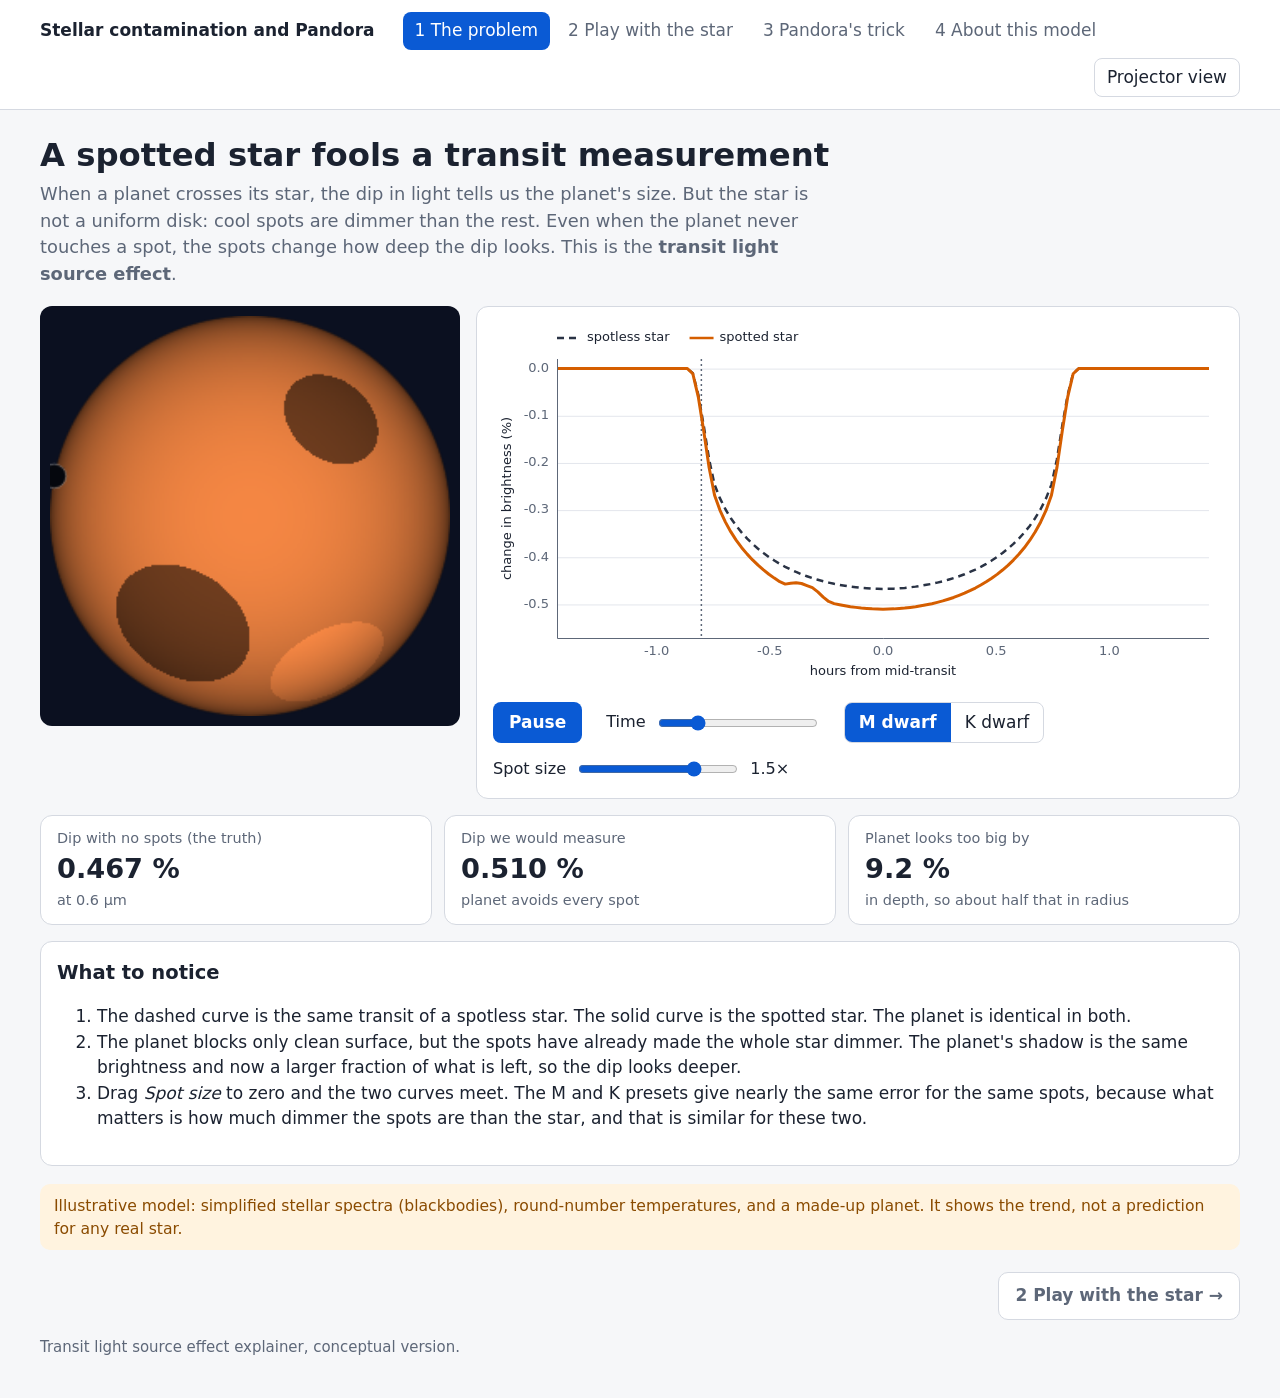
<file: site/index.html>
<!doctype html>
<html lang="en">
<head>
<meta charset="utf-8">
<meta name="viewport" content="width=device-width, initial-scale=1">
<title>The problem: a spotted star fools a transit</title>
<link rel="icon" href="data:,">
<link rel="stylesheet" href="css/style.css">
</head>
<body>
<a class="skip" href="#main">Skip to the content</a>
<header class="site"><div class="wrap">
  <span class="brand">Stellar contamination and Pandora</span>
  <nav aria-label="Pages"><ul>
    <li><a href="index.html" aria-current="page">1 The problem</a></li>
    <li><a href="star.html">2 Play with the star</a></li>
    <li><a href="pandora.html">3 Pandora's trick</a></li>
    <li><a href="about.html">4 About this model</a></li>
  </ul></nav>
  <button type="button" class="ghost proj" id="proj" aria-pressed="false">Projector view</button>
</div></header>

<main class="wrap" id="main">
  <h1>A spotted star fools a transit measurement</h1>
  <p class="lede">When a planet crosses its star, the dip in light tells us the planet's size. But the star is not a uniform disk: cool spots are dimmer than the rest. Even when the planet never touches a spot, the spots change how deep the dip looks. This is the <strong>transit light source effect</strong>.</p>

  <div class="grid-2">
    <div class="sky"><canvas id="star" width="241" height="241" role="img" aria-label="The star with its spots, and the planet crossing it"></canvas></div>
    <div class="card">
      <canvas id="lc" class="chart" role="img" aria-label="Light curves of the transit with and without spots"></canvas>
      <div class="controls">
        <button id="play" class="primary" type="button">Pause</button>
        <label>Time <input id="time" type="range" min="-1" max="1" step="0.001" value="-1" aria-label="Time through the transit"></label>
        <span class="seg" role="group" aria-label="Star type">
          <button type="button" data-star="M" aria-pressed="true">M dwarf</button>
          <button type="button" data-star="K" aria-pressed="false">K dwarf</button>
        </span>
        <label>Spot size <input id="size" type="range" min="0" max="2" step="0.05" value="1.5" aria-label="Spot size, as a multiple of the default"><output id="sizeOut">1.5×</output></label>
      </div>
    </div>
  </div>

  <div class="stat-row" style="margin-top:16px" aria-live="polite">
    <div class="stat"><div class="k">Dip with no spots (the truth)</div><div class="v" id="dClean">–</div><div class="n">at 0.6 µm</div></div>
    <div class="stat"><div class="k">Dip we would measure</div><div class="v" id="dSpot">–</div><div class="n">planet avoids every spot</div></div>
    <div class="stat"><div class="k">Planet looks too big by</div><div class="v" id="dOver">–</div><div class="n">in depth, so about half that in radius</div></div>
  </div>

  <div class="card">
    <h2>What to notice</h2>
    <ol>
      <li>The dashed curve is the same transit of a spotless star. The solid curve is the spotted star. The planet is identical in both.</li>
      <li>The planet blocks only clean surface, but the spots have already made the whole star dimmer. The planet's shadow is the same brightness and now a larger fraction of what is left, so the dip looks deeper.</li>
      <li>Drag <em>Spot size</em> to zero and the two curves meet. The M and K presets give nearly the same error for the same spots, because what matters is how much dimmer the spots are than the star, and that is similar for these two. </li>
    </ol>
  </div>

  <p class="note">Illustrative model: simplified stellar spectra (blackbodies), round-number temperatures, and a made-up planet. It shows the trend, not a prediction for any real star.</p>
  <nav class="pager" aria-label="Previous and next page">
    <span class="spacer"></span>
    <a href="star.html" rel="next">2 Play with the star →</a>
  </nav>
</main>
<footer class="site"><div class="wrap">Transit light source effect explainer, conceptual version.</div></footer>

<script src="js/model.js"></script>
<script src="js/presets.js"></script>
<script src="js/plots.js"></script>
<script src="js/starview.js"></script>
<script src="js/page1.js"></script>
<script src="js/chrome.js"></script>
</body>
</html>
</file>
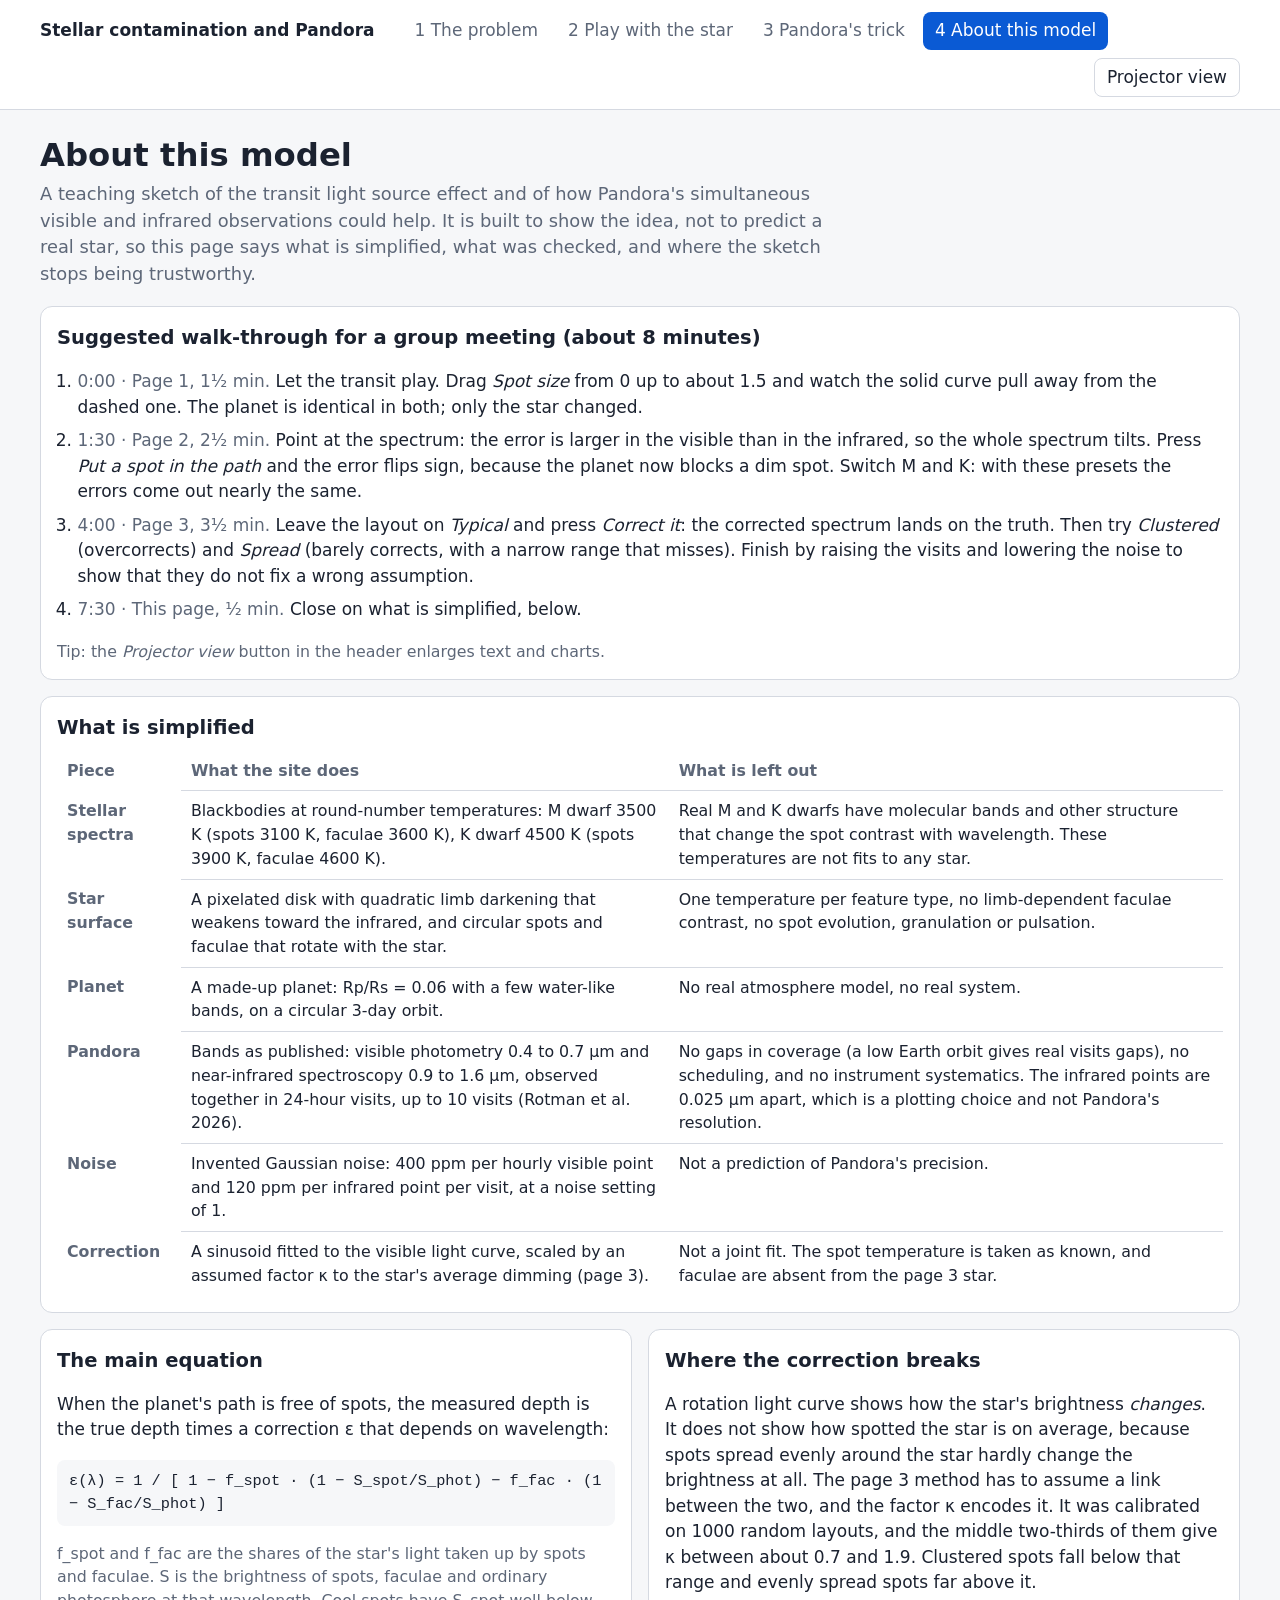
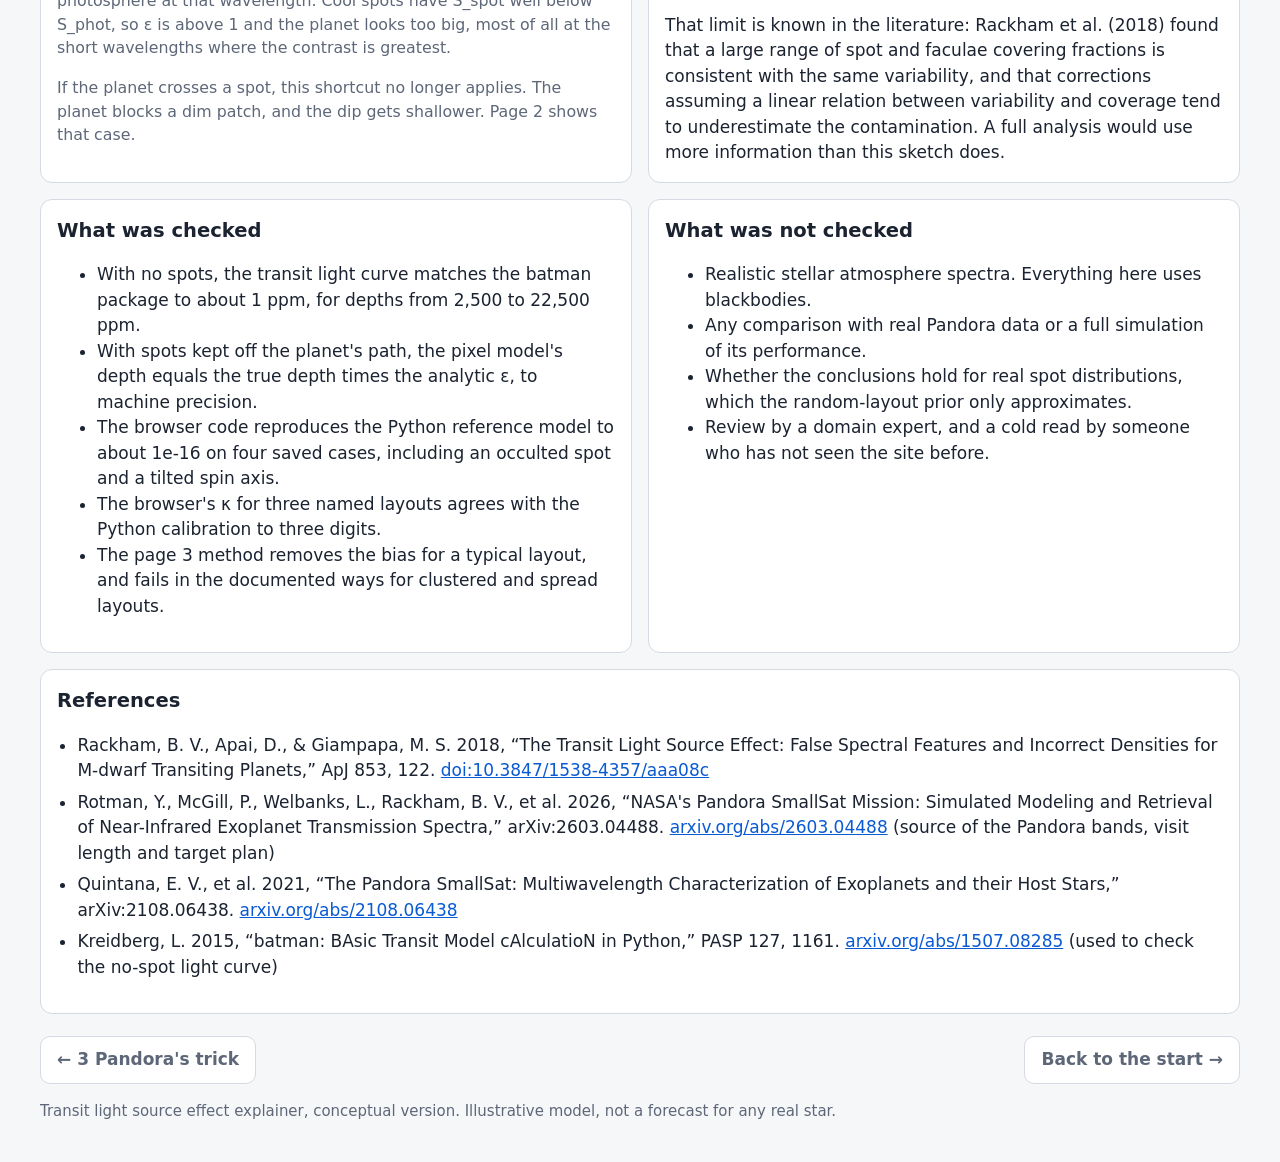
<file: site/about.html>
<!doctype html>
<html lang="en">
<head>
<meta charset="utf-8">
<meta name="viewport" content="width=device-width, initial-scale=1">
<title>About this model</title>
<link rel="icon" href="data:,">
<link rel="stylesheet" href="css/style.css">
</head>
<body>
<a class="skip" href="#main">Skip to the content</a>
<header class="site"><div class="wrap">
  <span class="brand">Stellar contamination and Pandora</span>
  <nav aria-label="Pages"><ul>
    <li><a href="index.html">1 The problem</a></li>
    <li><a href="star.html">2 Play with the star</a></li>
    <li><a href="pandora.html">3 Pandora's trick</a></li>
    <li><a href="about.html" aria-current="page">4 About this model</a></li>
  </ul></nav>
  <button type="button" class="ghost proj" id="proj" aria-pressed="false">Projector view</button>
</div></header>

<main class="wrap" id="main">
  <h1>About this model</h1>
  <p class="lede">A teaching sketch of the transit light source effect and of how Pandora's simultaneous visible and infrared observations could help. It is built to show the idea, not to predict a real star, so this page says what is simplified, what was checked, and where the sketch stops being trustworthy.</p>

  <section class="card" aria-labelledby="walk">
    <h2 id="walk">Suggested walk-through for a group meeting (about 8 minutes)</h2>
    <ol class="steps">
      <li><span class="time">0:00 · Page 1, 1½ min.</span> Let the transit play. Drag <em>Spot size</em> from 0 up to about 1.5 and watch the solid curve pull away from the dashed one. The planet is identical in both; only the star changed.</li>
      <li><span class="time">1:30 · Page 2, 2½ min.</span> Point at the spectrum: the error is larger in the visible than in the infrared, so the whole spectrum tilts. Press <em>Put a spot in the path</em> and the error flips sign, because the planet now blocks a dim spot. Switch M and K: with these presets the errors come out nearly the same.</li>
      <li><span class="time">4:00 · Page 3, 3½ min.</span> Leave the layout on <em>Typical</em> and press <em>Correct it</em>: the corrected spectrum lands on the truth. Then try <em>Clustered</em> (overcorrects) and <em>Spread</em> (barely corrects, with a narrow range that misses). Finish by raising the visits and lowering the noise to show that they do not fix a wrong assumption.</li>
      <li><span class="time">7:30 · This page, ½ min.</span> Close on what is simplified, below.</li>
    </ol>
    <p style="color:var(--muted);font-size:.93rem;margin-bottom:0">Tip: the <em>Projector view</em> button in the header enlarges text and charts.</p>
  </section>

  <section class="card" style="margin-top:16px" aria-labelledby="simple">
    <h2 id="simple">What is simplified</h2>
    <table class="plain">
      <thead><tr><th scope="col">Piece</th><th scope="col">What the site does</th><th scope="col">What is left out</th></tr></thead>
      <tbody>
        <tr><th scope="row">Stellar spectra</th><td>Blackbodies at round-number temperatures: M dwarf 3500 K (spots 3100 K, faculae 3600 K), K dwarf 4500 K (spots 3900 K, faculae 4600 K).</td><td>Real M and K dwarfs have molecular bands and other structure that change the spot contrast with wavelength. These temperatures are not fits to any star.</td></tr>
        <tr><th scope="row">Star surface</th><td>A pixelated disk with quadratic limb darkening that weakens toward the infrared, and circular spots and faculae that rotate with the star.</td><td>One temperature per feature type, no limb-dependent faculae contrast, no spot evolution, granulation or pulsation.</td></tr>
        <tr><th scope="row">Planet</th><td>A made-up planet: Rp/Rs = 0.06 with a few water-like bands, on a circular 3-day orbit.</td><td>No real atmosphere model, no real system.</td></tr>
        <tr><th scope="row">Pandora</th><td>Bands as published: visible photometry 0.4 to 0.7 µm and near-infrared spectroscopy 0.9 to 1.6 µm, observed together in 24-hour visits, up to 10 visits (Rotman et al. 2026).</td><td>No gaps in coverage (a low Earth orbit gives real visits gaps), no scheduling, and no instrument systematics. The infrared points are 0.025 µm apart, which is a plotting choice and not Pandora's resolution.</td></tr>
        <tr><th scope="row">Noise</th><td>Invented Gaussian noise: 400 ppm per hourly visible point and 120 ppm per infrared point per visit, at a noise setting of 1.</td><td>Not a prediction of Pandora's precision.</td></tr>
        <tr><th scope="row">Correction</th><td>A sinusoid fitted to the visible light curve, scaled by an assumed factor κ to the star's average dimming (page 3).</td><td>Not a joint fit. The spot temperature is taken as known, and faculae are absent from the page 3 star.</td></tr>
      </tbody>
    </table>
  </section>

  <div class="cols" style="margin-top:16px">
    <section class="card" aria-labelledby="eq">
      <h2 id="eq">The main equation</h2>
      <p>When the planet's path is free of spots, the measured depth is the true depth times a correction ε that depends on wavelength:</p>
      <div class="eq">ε(λ) = 1 / [ 1 − f_spot · (1 − S_spot/S_phot) − f_fac · (1 − S_fac/S_phot) ]</div>
      <p style="color:var(--muted);font-size:.93rem">f_spot and f_fac are the shares of the star's light taken up by spots and faculae. S is the brightness of spots, faculae and ordinary photosphere at that wavelength. Cool spots have S_spot well below S_phot, so ε is above 1 and the planet looks too big, most of all at the short wavelengths where the contrast is greatest.</p>
      <p style="color:var(--muted);font-size:.93rem;margin-bottom:0">If the planet crosses a spot, this shortcut no longer applies. The planet blocks a dim patch, and the dip gets shallower. Page 2 shows that case.</p>
    </section>
    <section class="card" aria-labelledby="where">
      <h2 id="where">Where the correction breaks</h2>
      <p>A rotation light curve shows how the star's brightness <em>changes</em>. It does not show how spotted the star is on average, because spots spread evenly around the star hardly change the brightness at all. The page 3 method has to assume a link between the two, and the factor κ encodes it. It was calibrated on 1000 random layouts, and the middle two-thirds of them give κ between about 0.7 and 1.9. Clustered spots fall below that range and evenly spread spots far above it.</p>
      <p style="margin-bottom:0">That limit is known in the literature: Rackham et al. (2018) found that a large range of spot and faculae covering fractions is consistent with the same variability, and that corrections assuming a linear relation between variability and coverage tend to underestimate the contamination. A full analysis would use more information than this sketch does.</p>
    </section>
  </div>

  <div class="cols" style="margin-top:16px">
    <section class="card" aria-labelledby="checked">
      <h2 id="checked">What was checked</h2>
      <ul>
        <li>With no spots, the transit light curve matches the batman package to about 1 ppm, for depths from 2,500 to 22,500 ppm.</li>
        <li>With spots kept off the planet's path, the pixel model's depth equals the true depth times the analytic ε, to machine precision.</li>
        <li>The browser code reproduces the Python reference model to about 1e-16 on four saved cases, including an occulted spot and a tilted spin axis.</li>
        <li>The browser's κ for three named layouts agrees with the Python calibration to three digits.</li>
        <li>The page 3 method removes the bias for a typical layout, and fails in the documented ways for clustered and spread layouts.</li>
      </ul>
    </section>
    <section class="card" aria-labelledby="notchecked">
      <h2 id="notchecked">What was not checked</h2>
      <ul>
        <li>Realistic stellar atmosphere spectra. Everything here uses blackbodies.</li>
        <li>Any comparison with real Pandora data or a full simulation of its performance.</li>
        <li>Whether the conclusions hold for real spot distributions, which the random-layout prior only approximates.</li>
        <li>Review by a domain expert, and a cold read by someone who has not seen the site before.</li>
      </ul>
    </section>
  </div>

  <section class="card" style="margin-top:16px" aria-labelledby="refs">
    <h2 id="refs">References</h2>
    <ul class="refs">
      <li>Rackham, B. V., Apai, D., &amp; Giampapa, M. S. 2018, “The Transit Light Source Effect: False Spectral Features and Incorrect Densities for M-dwarf Transiting Planets,” ApJ 853, 122. <a href="https://iopscience.iop.org/article/10.3847/1538-4357/aaa08c" rel="noopener">doi:10.3847/1538-4357/aaa08c</a></li>
      <li>Rotman, Y., McGill, P., Welbanks, L., Rackham, B. V., et al. 2026, “NASA's Pandora SmallSat Mission: Simulated Modeling and Retrieval of Near-Infrared Exoplanet Transmission Spectra,” arXiv:2603.04488. <a href="https://arxiv.org/abs/2603.04488" rel="noopener">arxiv.org/abs/2603.04488</a> (source of the Pandora bands, visit length and target plan)</li>
      <li>Quintana, E. V., et al. 2021, “The Pandora SmallSat: Multiwavelength Characterization of Exoplanets and their Host Stars,” arXiv:2108.06438. <a href="https://arxiv.org/abs/2108.06438" rel="noopener">arxiv.org/abs/2108.06438</a></li>
      <li>Kreidberg, L. 2015, “batman: BAsic Transit Model cAlculatioN in Python,” PASP 127, 1161. <a href="https://arxiv.org/abs/1507.08285" rel="noopener">arxiv.org/abs/1507.08285</a> (used to check the no-spot light curve)</li>
    </ul>
  </section>

  <nav class="pager" aria-label="Previous and next page">
    <a href="pandora.html" rel="prev">← 3 Pandora's trick</a>
    <a href="index.html">Back to the start →</a>
  </nav>
</main>
<footer class="site"><div class="wrap">Transit light source effect explainer, conceptual version. Illustrative model, not a forecast for any real star.</div></footer>
<script src="js/chrome.js"></script>
</body>
</html>
</file>
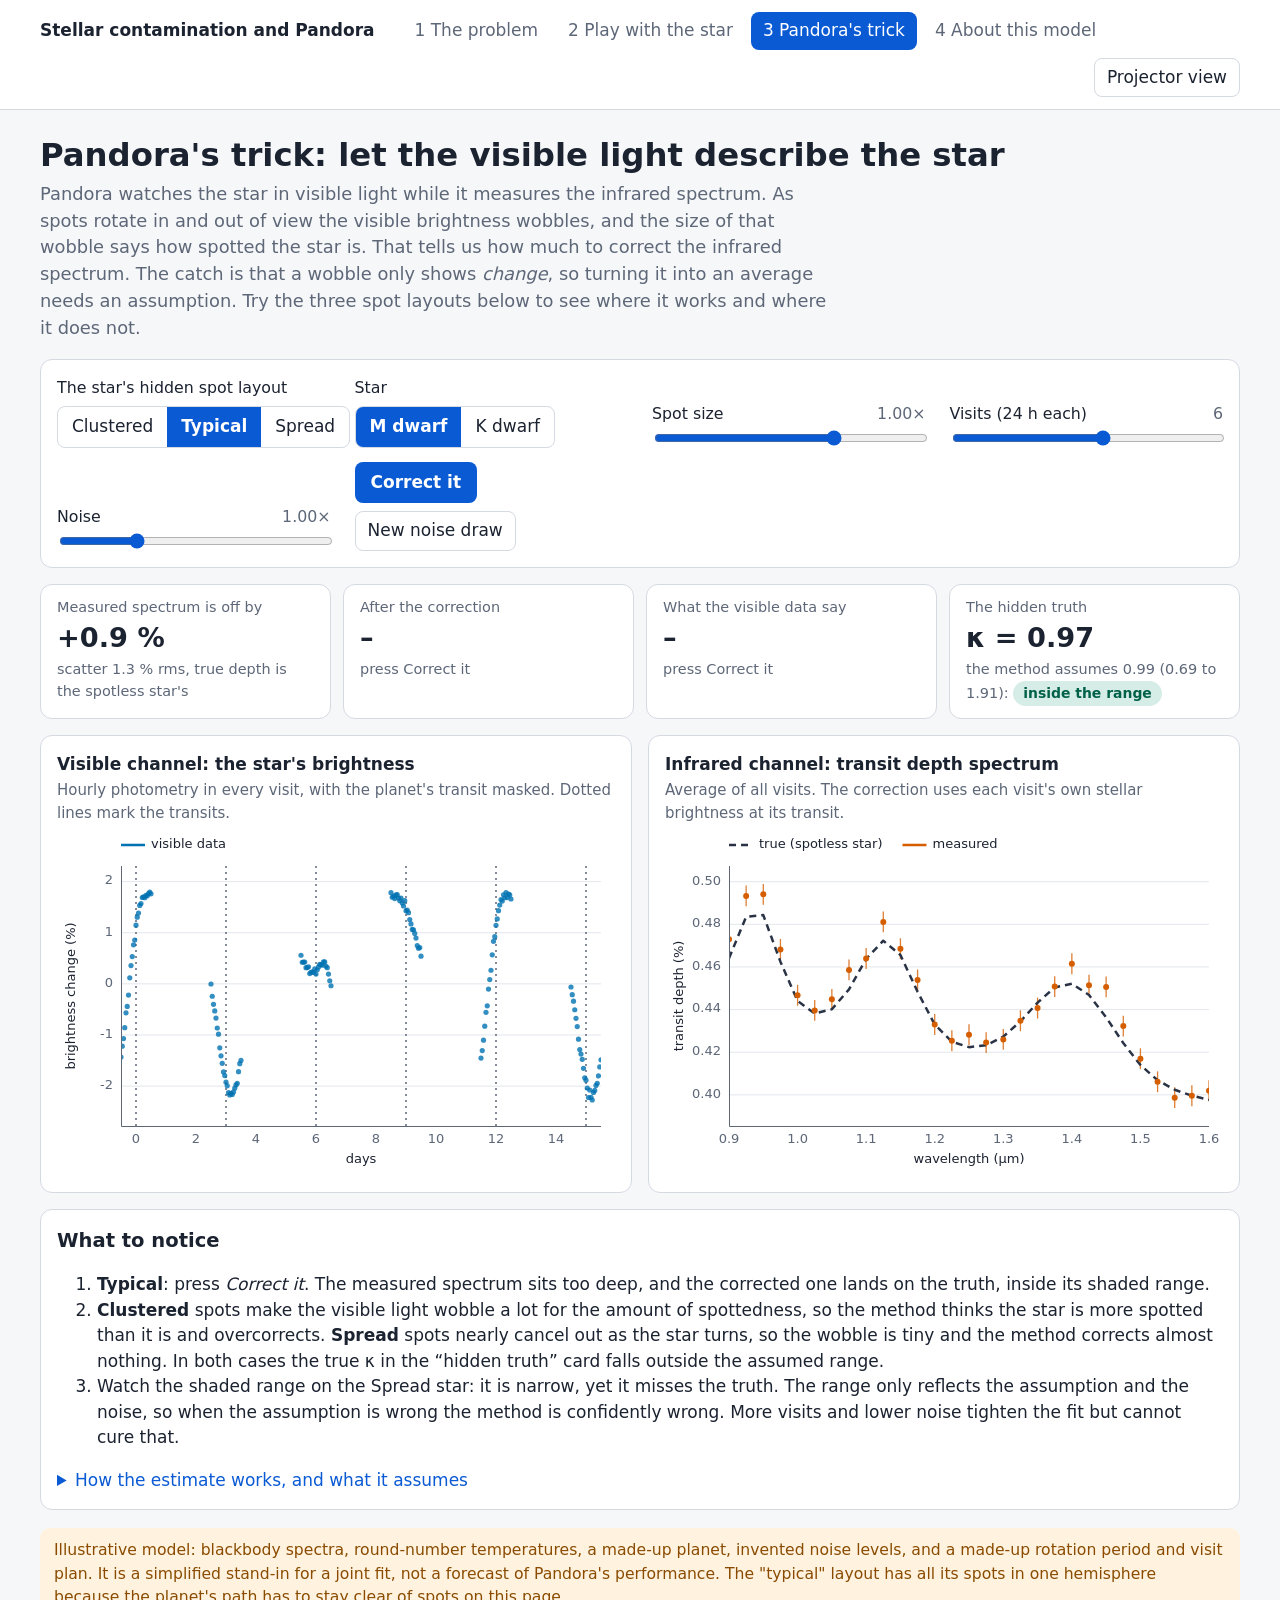
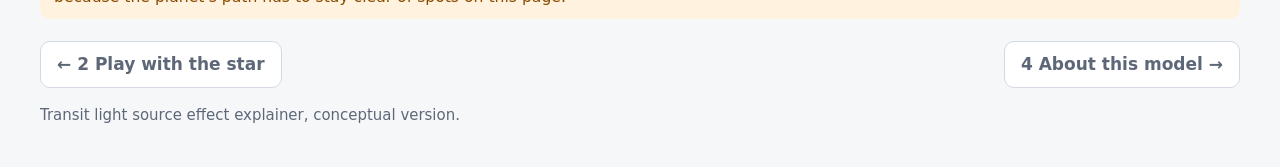
<file: site/pandora.html>
<!doctype html>
<html lang="en">
<head>
<meta charset="utf-8">
<meta name="viewport" content="width=device-width, initial-scale=1">
<title>Pandora's trick</title>
<link rel="icon" href="data:,">
<link rel="stylesheet" href="css/style.css">
</head>
<body>
<a class="skip" href="#main">Skip to the content</a>
<header class="site"><div class="wrap">
  <span class="brand">Stellar contamination and Pandora</span>
  <nav aria-label="Pages"><ul>
    <li><a href="index.html">1 The problem</a></li>
    <li><a href="star.html">2 Play with the star</a></li>
    <li><a href="pandora.html" aria-current="page">3 Pandora's trick</a></li>
    <li><a href="about.html">4 About this model</a></li>
  </ul></nav>
  <button type="button" class="ghost proj" id="proj" aria-pressed="false">Projector view</button>
</div></header>

<main class="wrap" id="main">
  <h1>Pandora's trick: let the visible light describe the star</h1>
  <p class="lede">Pandora watches the star in visible light while it measures the infrared spectrum. As spots rotate in and out of view the visible brightness wobbles, and the size of that wobble says how spotted the star is. That tells us how much to correct the infrared spectrum. The catch is that a wobble only shows <em>change</em>, so turning it into an average needs an assumption. Try the three spot layouts below to see where it works and where it does not.</p>

  <section class="card" aria-label="Controls">
    <div class="ctrl-grid">
      <div><span class="lab" id="layoutLab">The star's hidden spot layout</span>
        <span class="seg" role="group" aria-labelledby="layoutLab">
          <button type="button" data-layout="clustered" aria-pressed="false">Clustered</button>
          <button type="button" data-layout="typical" aria-pressed="true">Typical</button>
          <button type="button" data-layout="spread" aria-pressed="false">Spread</button>
        </span></div>
      <div><span class="lab" id="starLab">Star</span>
        <span class="seg" role="group" aria-labelledby="starLab">
          <button type="button" data-star="M" aria-pressed="true">M dwarf</button>
          <button type="button" data-star="K" aria-pressed="false">K dwarf</button>
        </span></div>
      <div class="field"><label for="size">Spot size</label><output id="sizeOut"></output><input id="size" type="range" min="0.5" max="1.25" step="0.05" value="1"></div>
      <div class="field"><label for="visits">Visits (24 h each)</label><output id="visitsOut"></output><input id="visits" type="range" min="1" max="10" step="1" value="6"></div>
      <div class="field"><label for="noise">Noise</label><output id="noiseOut"></output><input id="noise" type="range" min="0.25" max="3" step="0.05" value="1"></div>
      <div class="btn-row">
        <button class="primary" type="button" id="fix" aria-pressed="false">Correct it</button>
        <button class="ghost" type="button" id="reseed">New noise draw</button>
      </div>
    </div>
  </section>

  <div class="stat-row" style="margin-top:16px" aria-live="polite">
    <div class="stat"><div class="k">Measured spectrum is off by</div><div class="v" id="errBefore">–</div><div class="n" id="errBeforeN"></div></div>
    <div class="stat"><div class="k">After the correction</div><div class="v" id="errAfter">–</div><div class="n" id="errAfterN">press Correct it</div></div>
    <div class="stat"><div class="k">What the visible data say</div><div class="v" id="says">–</div><div class="n" id="saysN"></div></div>
    <div class="stat"><div class="k">The hidden truth</div><div class="v" id="truth">–</div><div class="n" id="truthN"></div></div>
  </div>

  <div class="two-col">
    <div class="card">
      <p class="chart-title">Visible channel: the star's brightness</p>
      <p class="chart-sub">Hourly photometry in every visit, with the planet's transit masked. Dotted lines mark the transits.</p>
      <canvas id="vis" class="chart" role="img" aria-label="Visible brightness of the star over the visits"></canvas>
    </div>
    <div class="card">
      <p class="chart-title">Infrared channel: transit depth spectrum</p>
      <p class="chart-sub">Average of all visits. The correction uses each visit's own stellar brightness at its transit.</p>
      <canvas id="nir" class="chart" role="img" aria-label="Infrared transit depth spectrum: true, measured and corrected"></canvas>
    </div>
  </div>

  <div class="card" style="margin-top:16px">
    <h2>What to notice</h2>
    <ol>
      <li><strong>Typical</strong>: press <em>Correct it</em>. The measured spectrum sits too deep, and the corrected one lands on the truth, inside its shaded range.</li>
      <li><strong>Clustered</strong> spots make the visible light wobble a lot for the amount of spottedness, so the method thinks the star is more spotted than it is and overcorrects. <strong>Spread</strong> spots nearly cancel out as the star turns, so the wobble is tiny and the method corrects almost nothing. In both cases the true κ in the “hidden truth” card falls outside the assumed range.</li>
      <li>Watch the shaded range on the Spread star: it is narrow, yet it misses the truth. The range only reflects the assumption and the noise, so when the assumption is wrong the method is confidently wrong. More visits and lower noise tighten the fit but cannot cure that.</li>
    </ol>
    <details>
      <summary>How the estimate works, and what it assumes</summary>
      <p style="color:var(--muted);font-size:.93rem">Fit a sinusoid at the known rotation period to the visible data to get the modulation amplitude. Multiply it by a factor κ to estimate the star's average dimming at 0.6 µm, then use the known spot and star temperatures to scale that to each infrared wavelength and divide each transit by its ε.</p>
      <p style="color:var(--muted);font-size:.93rem">κ is the assumption. It was calibrated on 1000 random stars with 2 to 5 circular spots, no faculae, and the spin axis edge-on: median κ = <span id="kMed"></span>, with 16 to 84 per cent of layouts between <span id="kLo"></span> and <span id="kHi"></span>. A layout unlike that sample breaks the estimate, which is what the Clustered and Spread buttons show. The spot temperature is taken as known, and faculae and spot evolution are left out.</p>
    </details>
  </div>

  <p class="note">Illustrative model: blackbody spectra, round-number temperatures, a made-up planet, invented noise levels, and a made-up rotation period and visit plan. It is a simplified stand-in for a joint fit, not a forecast of Pandora's performance. The "typical" layout has all its spots in one hemisphere because the planet's path has to stay clear of spots on this page.</p>
  <nav class="pager" aria-label="Previous and next page">
    <a href="star.html" rel="prev">← 2 Play with the star</a>
    <a href="about.html" rel="next">4 About this model →</a>
  </nav>
</main>
<footer class="site"><div class="wrap">Transit light source effect explainer, conceptual version.</div></footer>

<script src="js/model.js"></script>
<script src="js/presets.js"></script>
<script src="js/calibration.js"></script>
<script src="js/correction.js"></script>
<script src="js/scenario.js"></script>
<script src="js/plots.js"></script>
<script src="js/page3.js"></script>
<script src="js/chrome.js"></script>
</body>
</html>
</file>
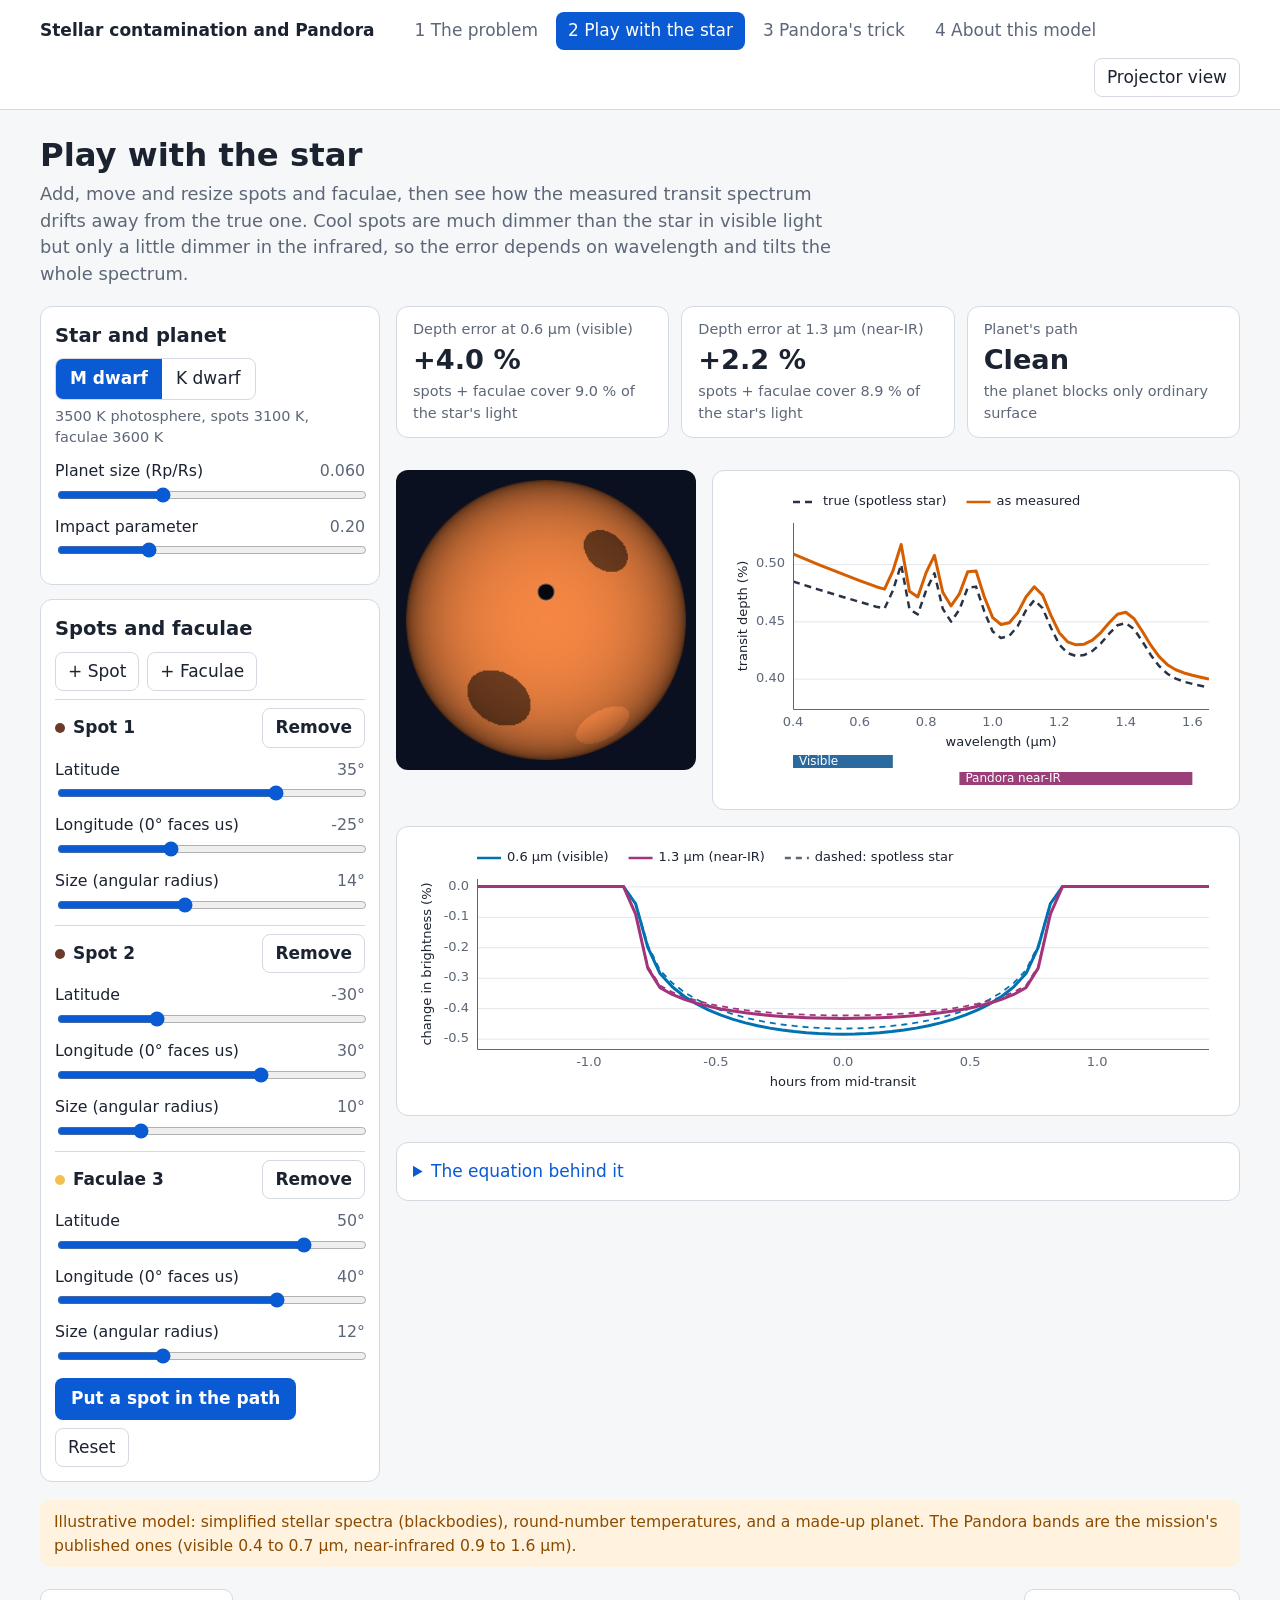
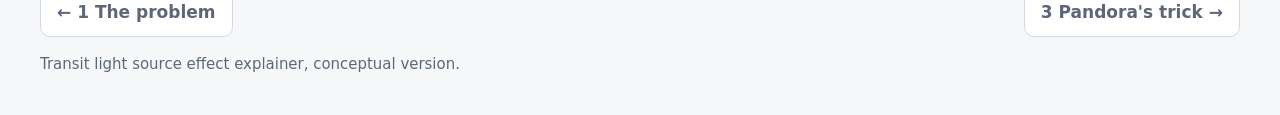
<file: site/star.html>
<!doctype html>
<html lang="en">
<head>
<meta charset="utf-8">
<meta name="viewport" content="width=device-width, initial-scale=1">
<title>Play with the star</title>
<link rel="icon" href="data:,">
<link rel="stylesheet" href="css/style.css">
</head>
<body>
<a class="skip" href="#main">Skip to the content</a>
<header class="site"><div class="wrap">
  <span class="brand">Stellar contamination and Pandora</span>
  <nav aria-label="Pages"><ul>
    <li><a href="index.html">1 The problem</a></li>
    <li><a href="star.html" aria-current="page">2 Play with the star</a></li>
    <li><a href="pandora.html">3 Pandora's trick</a></li>
    <li><a href="about.html">4 About this model</a></li>
  </ul></nav>
  <button type="button" class="ghost proj" id="proj" aria-pressed="false">Projector view</button>
</div></header>

<main class="wrap" id="main">
  <h1>Play with the star</h1>
  <p class="lede">Add, move and resize spots and faculae, then see how the measured transit spectrum drifts away from the true one. Cool spots are much dimmer than the star in visible light but only a little dimmer in the infrared, so the error depends on wavelength and tilts the whole spectrum.</p>

  <div class="layout-2">
    <aside class="side">
      <section class="card">
        <h2>Star and planet</h2>
        <span class="seg" role="group" aria-label="Star type">
          <button type="button" data-star="M" aria-pressed="true">M dwarf</button>
          <button type="button" data-star="K" aria-pressed="false">K dwarf</button>
        </span>
        <div class="n" id="starBlurb" style="color:var(--muted);font-size:.85rem;margin-top:6px"></div>
        <div class="field"><label for="rp">Planet size (Rp/Rs)</label><output id="rpOut"></output><input id="rp" type="range" min="0.03" max="0.12" step="0.005"></div>
        <div class="field"><label for="b">Impact parameter</label><output id="bOut"></output><input id="b" type="range" min="0" max="0.7" step="0.01"></div>
      </section>
      <section class="card">
        <h2>Spots and faculae</h2>
        <div class="btn-row">
          <button class="ghost" type="button" id="addSpot">+ Spot</button>
          <button class="ghost" type="button" id="addFac">+ Faculae</button>
        </div>
        <div id="features"></div>
        <div class="btn-row" style="margin-top:12px">
          <button class="primary" type="button" id="inPath">Put a spot in the path</button>
          <button class="ghost" type="button" id="reset">Reset</button>
        </div>
      </section>
    </aside>

    <div class="main">
      <div class="stat-row" aria-live="polite">
        <div class="stat"><div class="k">Depth error at 0.6 µm (visible)</div><div class="v" id="biasVis">–</div><div class="n" id="covVis"></div></div>
        <div class="stat"><div class="k">Depth error at 1.3 µm (near-IR)</div><div class="v" id="biasNir">–</div><div class="n" id="covNir"></div></div>
        <div class="stat"><div class="k">Planet's path</div><div class="v" id="path">–</div><div class="n" id="pathNote"></div></div>
      </div>
      <div class="row-top">
        <div class="sky"><canvas id="star" width="241" height="241" role="img" aria-label="The star at mid-transit"></canvas></div>
        <div class="card"><canvas id="spec" class="chart" role="img" aria-label="Transit depth versus wavelength, true and as measured"></canvas></div>
      </div>
      <div class="card"><canvas id="lc" class="chart" role="img" aria-label="Transit light curves at 0.6 and 1.3 micron"></canvas></div>
      <details class="card">
        <summary>The equation behind it</summary>
        <p>When the planet's path is free of spots, the measured depth is the true depth times a correction ε that depends on wavelength:</p>
        <div class="eq">ε(λ) = 1 / [ 1 − f_spot · (1 − S_spot/S_phot) − f_fac · (1 − S_fac/S_phot) ]</div>
        <p style="color:var(--muted);font-size:.92rem">f is the share of the star's light that the spots or faculae take up. S is the brightness of each surface type at that wavelength. Put a spot in the planet's path and this simple formula no longer holds: the planet blocks the dim spot itself, and the dip gets shallower instead.</p>
      </details>
    </div>
  </div>

  <p class="note">Illustrative model: simplified stellar spectra (blackbodies), round-number temperatures, and a made-up planet. The Pandora bands are the mission's published ones (visible 0.4 to 0.7 µm, near-infrared 0.9 to 1.6 µm).</p>
  <nav class="pager" aria-label="Previous and next page">
    <a href="index.html" rel="prev">← 1 The problem</a>
    <a href="pandora.html" rel="next">3 Pandora's trick →</a>
  </nav>
</main>
<footer class="site"><div class="wrap">Transit light source effect explainer, conceptual version.</div></footer>

<script src="js/model.js"></script>
<script src="js/presets.js"></script>
<script src="js/plots.js"></script>
<script src="js/starview.js"></script>
<script src="js/page2.js"></script>
<script src="js/chrome.js"></script>
</body>
</html>
</file>
<file: site/css/style.css>
:root {
  --font: system-ui, -apple-system, "Segoe UI", Roboto, "Helvetica Neue", sans-serif;
  --bg: #f6f7f9; --surface: #ffffff; --ink: #1b2230; --muted: #5d6778; --grid: #e3e6ec; --line: #d5d9e1;
  --accent: #0a5ad4; --accent-ink: #ffffff; --true: #2a3345; --observed: #d55e00;
  --visible: #0072b2; --nir: #a4347a; --band-vis: #2b6a9e; --band-nir: #9a3f78; --warn: #8a4b00; --warn-bg: #fff3df;
  --sky: #0b1020; --fixed: #00876a; --ok-ink: #006148; --chart-scale: 1;
}
@media (prefers-color-scheme: dark) {
  :root {
    --bg: #11151d; --surface: #1a2030; --ink: #e8ecf4; --muted: #a2adc2; --grid: #2a3246; --line: #343d54;
    --accent: #6aa3ff; --accent-ink: #0b1220; --true: #c9d3e6; --observed: #ff9a4d;
    --fixed: #35c9a0; --ok-ink: #35c9a0; --visible: #5db7ef; --nir: #e58bc3; --band-vis: #2f6f9f; --band-nir: #8a3d6b; --warn: #ffc784; --warn-bg: #3a2c14;
  }
}
* { box-sizing: border-box; }
html { font-size: 17px; }
body { margin: 0; background: var(--bg); color: var(--ink); font-family: var(--font); line-height: 1.5; }
a { color: var(--accent); }
.wrap { max-width: 1240px; margin: 0 auto; padding: 0 20px; }
header.site { background: var(--surface); border-bottom: 1px solid var(--line); }
header.site .wrap { display: flex; flex-wrap: wrap; align-items: center; gap: 8px 28px; padding-top: 12px; padding-bottom: 12px; }
header.site .brand { font-weight: 650; }
nav ul { display: flex; flex-wrap: wrap; gap: 4px 6px; list-style: none; margin: 0; padding: 0; }
nav a, nav span { display: inline-block; padding: 6px 12px; border-radius: 8px; text-decoration: none; color: var(--muted); }
nav a:hover { background: var(--grid); color: var(--ink); }
nav a[aria-current="page"] { background: var(--accent); color: var(--accent-ink); }
nav span { opacity: 0.55; }
h1 { font-size: 1.9rem; line-height: 1.2; margin: 26px 0 6px; }
h2 { font-size: 1.15rem; margin: 0 0 8px; }
.lede { max-width: 70ch; color: var(--muted); margin: 0 0 18px; font-size: 1.05rem; }
.card { background: var(--surface); border: 1px solid var(--line); border-radius: 12px; padding: 16px; }
.grid-2 { display: grid; grid-template-columns: minmax(280px, 420px) 1fr; gap: 16px; align-items: start; }
.sky { background: var(--sky); border-radius: 12px; padding: 10px; display: flex; justify-content: center; }
.sky canvas { width: 100%; max-width: 400px; aspect-ratio: 1; display: block; }
canvas.chart { width: 100%; display: block; }
.controls { display: flex; flex-wrap: wrap; gap: 14px 24px; align-items: center; margin-top: 14px; }
.controls label { display: flex; align-items: center; gap: 10px; font-size: 0.95rem; }
button, .seg button { font: inherit; }
button.primary { background: var(--accent); color: var(--accent-ink); border: 0; border-radius: 8px; padding: 8px 16px; cursor: pointer; font-weight: 600; }
button.ghost { background: transparent; color: var(--ink); border: 1px solid var(--line); border-radius: 8px; padding: 6px 12px; cursor: pointer; }
button.ghost:hover { background: var(--grid); }
button:focus-visible, input:focus-visible, a:focus-visible { outline: 3px solid var(--accent); outline-offset: 2px; }
.seg { display: inline-flex; border: 1px solid var(--line); border-radius: 8px; overflow: hidden; }
.seg button { background: transparent; color: var(--ink); border: 0; padding: 7px 14px; cursor: pointer; }
.seg button[aria-pressed="true"] { background: var(--accent); color: var(--accent-ink); font-weight: 600; }
input[type="range"] { accent-color: var(--accent); width: 160px; }
.stat-row { display: grid; grid-template-columns: repeat(auto-fit, minmax(200px, 1fr)); gap: 12px; margin-bottom: 16px; }
.stat { background: var(--surface); border: 1px solid var(--line); border-radius: 12px; padding: 12px 16px; }
.stat .k { color: var(--muted); font-size: 0.85rem; }
.stat .v { font-size: 1.6rem; font-weight: 650; font-variant-numeric: tabular-nums; }
.stat .n { color: var(--muted); font-size: 0.85rem; }
.note { background: var(--warn-bg); color: var(--warn); border-radius: 10px; padding: 10px 14px; font-size: 0.92rem; margin: 18px 0; }
footer.site { color: var(--muted); font-size: 0.88rem; padding: 10px 0 40px; }
.layout-2 { display: grid; grid-template-columns: 340px 1fr; gap: 16px; align-items: start; margin-top: 10px; }
.side { display: flex; flex-direction: column; gap: 14px; }
.side .card { padding: 14px; }
.field { display: grid; grid-template-columns: 1fr auto; gap: 2px 10px; margin: 10px 0; font-size: 0.93rem; }
.field input[type="range"] { grid-column: 1 / -1; width: 100%; }
.field output { font-variant-numeric: tabular-nums; color: var(--muted); }
.feature { border-top: 1px solid var(--line); padding-top: 8px; margin-top: 8px; }
.feature header { display: flex; justify-content: space-between; align-items: center; font-weight: 600; }
.badge { display: inline-block; width: 10px; height: 10px; border-radius: 50%; margin-right: 8px; }
.badge.spot { background: #6b3b2a; } .badge.faculae { background: #f3c14b; }
.main { display: flex; flex-direction: column; gap: 16px; min-width: 0; }
.row-top { display: grid; grid-template-columns: minmax(200px, 300px) 1fr; gap: 16px; align-items: start; }
.btn-row { display: flex; flex-wrap: wrap; gap: 8px; }
details { margin-top: 10px; } summary { cursor: pointer; color: var(--accent); }
.eq { font-family: ui-monospace, Menlo, Consolas, monospace; font-size: 0.9rem; background: var(--bg); padding: 10px 12px; border-radius: 8px; overflow-x: auto; }
.sr-only { position: absolute; width: 1px; height: 1px; overflow: hidden; clip: rect(0 0 0 0); white-space: nowrap; }
@media (max-width: 900px) { .grid-2, .layout-2, .row-top { grid-template-columns: 1fr; } html { font-size: 16px; } }
@media (prefers-reduced-motion: reduce) { * { scroll-behavior: auto !important; } }

.ctrl-grid { display: grid; grid-template-columns: repeat(auto-fit, minmax(220px, 1fr)); gap: 14px 24px; align-items: end; }
.ctrl-grid .field { margin: 0; }
.ctrl-grid .lab { font-size: 0.93rem; margin-bottom: 6px; display: block; }
.two-col { display: grid; grid-template-columns: 1fr 1fr; gap: 16px; }
.chart-title { font-weight: 600; margin: 0 0 2px; font-size: 1rem; }
.chart-sub { color: var(--muted); font-size: 0.88rem; margin: 0 0 6px; }
.chip { display: inline-block; padding: 2px 10px; border-radius: 999px; font-size: 0.82rem; font-weight: 600; }
.chip.ok { background: rgba(0, 135, 106, 0.16); color: var(--ok-ink); }
.chip.bad { background: var(--warn-bg); color: var(--warn); }
@media (max-width: 900px) { .two-col { grid-template-columns: 1fr; } }

html.projector { font-size: 21px; --chart-scale: 1.3; }
html.projector .wrap { max-width: 1500px; }
.skip { position: absolute; left: 8px; top: -60px; background: var(--accent); color: var(--accent-ink); padding: 8px 14px; border-radius: 8px; z-index: 10; }
.skip:focus { top: 8px; }
header.site .proj { margin-left: auto; }
.pager { display: flex; justify-content: space-between; gap: 12px; margin: 22px 0 6px; }
.pager a { display: inline-block; padding: 10px 16px; border: 1px solid var(--line); border-radius: 10px; background: var(--surface); text-decoration: none; font-weight: 600; }
.pager a:hover { background: var(--grid); }
.pager .spacer { flex: 1; }
table.plain { width: 100%; border-collapse: collapse; font-size: 0.93rem; }
table.plain th, table.plain td { text-align: left; vertical-align: top; padding: 8px 10px; border-top: 1px solid var(--line); }
table.plain th { color: var(--muted); font-weight: 600; border-top: 0; }
table.plain td:first-child { font-weight: 600; white-space: nowrap; }
.refs { padding-left: 1.2em; } .refs li { margin-bottom: 6px; }
.steps { padding-left: 1.2em; } .steps li { margin-bottom: 8px; }
.time { color: var(--muted); font-variant-numeric: tabular-nums; }
.cols { display: grid; grid-template-columns: 1fr 1fr; gap: 16px; }
@media (max-width: 900px) { .cols { grid-template-columns: 1fr; } table.plain td:first-child { white-space: normal; } }
</file>
